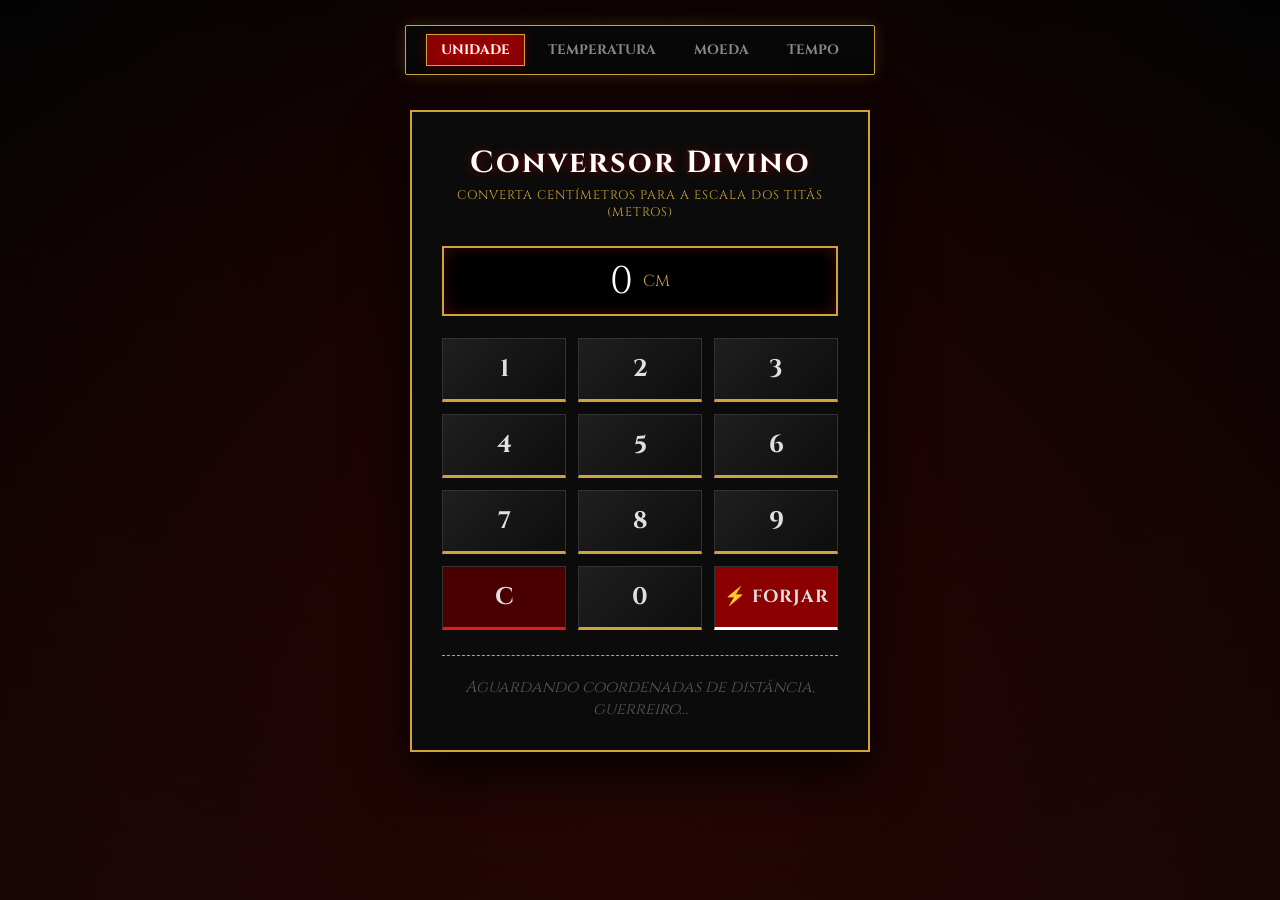
<file: index.html>
<!DOCTYPE html>
<html lang="pt-BR">
<head>
    <meta charset="UTF-8">
    <meta name="viewport" content="width=device-width, initial-scale=1.0">
    <title>Conversor do Olimpo - God of War</title>
    <link rel="stylesheet" href="index.css">
    <link href="https://fonts.googleapis.com/css2?family=Cinzel:wght@400;700;900&display=swap" rel="stylesheet">
</head>
<body>

    <div class="fire-particles"></div>

    <!-- MENU DE NAVEGAÇÃO DA JORNADA -->
    <nav class="menu">
        <a href="index.html" class="active">Unidade</a>
        <a href="pagina-2.html">Temperatura</a>
        <a href="pagina-3.html">Moeda</a>
        <a href="pagina-4.html">Tempo</a>
    </nav>

    <!-- CONTAINER DO CONVERSOR -->
    <div class="calc-container">
        <h1>Conversor Divino</h1>
        <p class="subtitle">Converta Centímetros para a escala dos Titãs (Metros)</p>
        
        <!-- Visor de Entrada Digital -->
        <div class="display-battle">
            <div id="visor-cm" class="visor">0 <span class="unit-label">CM</span></div>
        </div>

        <!-- Teclado de Pedra Espartano -->
        <div class="keypad-god">
            <button class="btn-god" onclick="pressionarBotao('1', event)">1</button>
            <button class="btn-god" onclick="pressionarBotao('2', event)">2</button>
            <button class="btn-god" onclick="pressionarBotao('3', event)">3</button>
            <button class="btn-god" onclick="pressionarBotao('4', event)">4</button>
            <button class="btn-god" onclick="pressionarBotao('5', event)">5</button>
            <button class="btn-god" onclick="pressionarBotao('6', event)">6</button>
            <button class="btn-god" onclick="pressionarBotao('7', event)">7</button>
            <button class="btn-god" onclick="pressionarBotao('8', event)">8</button>
            <button class="btn-god" onclick="pressionarBotao('9', event)">9</button>
            <button class="btn-god btn-clear" onclick="pressionarBotao('C', event)">C</button>
            <button class="btn-god" onclick="pressionarBotao('0', event)">0</button>
            <button class="btn-god btn-equal" onclick="converterEspartano(event)">⚡ Forjar</button>
        </div>

        <!-- Onde o veredito da conversão aparece -->
        <div id="resultado-combate" class="resultado-area">
            <p class="placeholder-text">Aguardando coordenadas de distância, guerreiro...</p>
        </div>
    </div>

    <script src="index.js"></script>
</body>
</html>
</file>
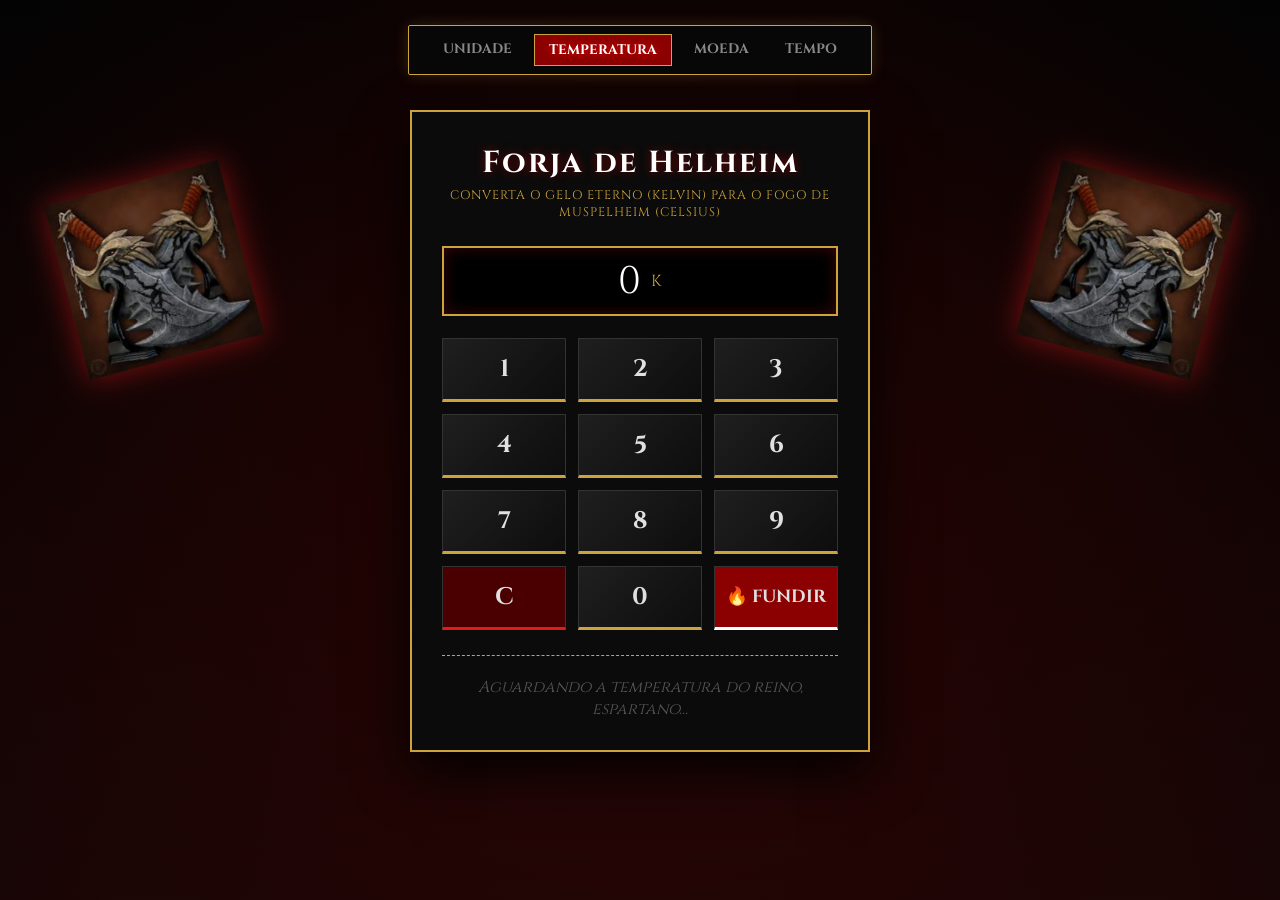
<file: pagina-2.html>
<!DOCTYPE html>
<html lang="pt-BR">
<head>
    <meta charset="UTF-8">
    <meta name="viewport" content="width=device-width, initial-scale=1.0">
    <title>Conversor de Temperatura - God of War</title>
    <link rel="stylesheet" href="pagina-2.css">
    <link href="https://fonts.googleapis.com/css2?family=Cinzel:wght@400;700;900&display=swap" rel="stylesheet">
</head>
<body>

    <div class="real-blade-left"></div>
    <div class="real-blade-right"></div>

    <div class="fire-particles"></div>

    <nav class="menu">
        <a href="index.html">Unidade</a>
        <a href="pagina-2.html" class="active">Temperatura</a>
        <a href="pagina-3.html">Moeda</a>
        <a href="pagina-4.html">Tempo</a>
    </nav>

    <div class="calc-container">
        <h1>Forja de Helheim</h1>
        <p class="subtitle">Converta o Gelo Eterno (Kelvin) para o Fogo de Muspelheim (Celsius)</p>
        
        <div class="display-battle">
            <div id="visor-temp" class="visor">0 <span class="unit-label">K</span></div>
        </div>

        <div class="keypad-god">
            <button class="btn-god" onclick="pressionarBotao('1', event)">1</button>
            <button class="btn-god" onclick="pressionarBotao('2', event)">2</button>
            <button class="btn-god" onclick="pressionarBotao('3', event)">3</button>
            <button class="btn-god" onclick="pressionarBotao('4', event)">4</button>
            <button class="btn-god" onclick="pressionarBotao('5', event)">5</button>
            <button class="btn-god" onclick="pressionarBotao('6', event)">6</button>
            <button class="btn-god" onclick="pressionarBotao('7', event)">7</button>
            <button class="btn-god" onclick="pressionarBotao('8', event)">8</button>
            <button class="btn-god" onclick="pressionarBotao('9', event)">9</button>
            <button class="btn-god btn-clear" onclick="pressionarBotao('C', event)">C</button>
            <button class="btn-god" onclick="pressionarBotao('0', event)">0</button>
            <button class="btn-god btn-equal" onclick="converterTemperatura(event)">🔥 Fundir</button>
        </div>

        <div id="resultado-combate" class="resultado-area">
            <p class="placeholder-text">Aguardando a temperatura do reino, espartano...</p>
        </div>
    </div>

    <script src="pagina-2.js"></script>
</body>
</html>
</file>
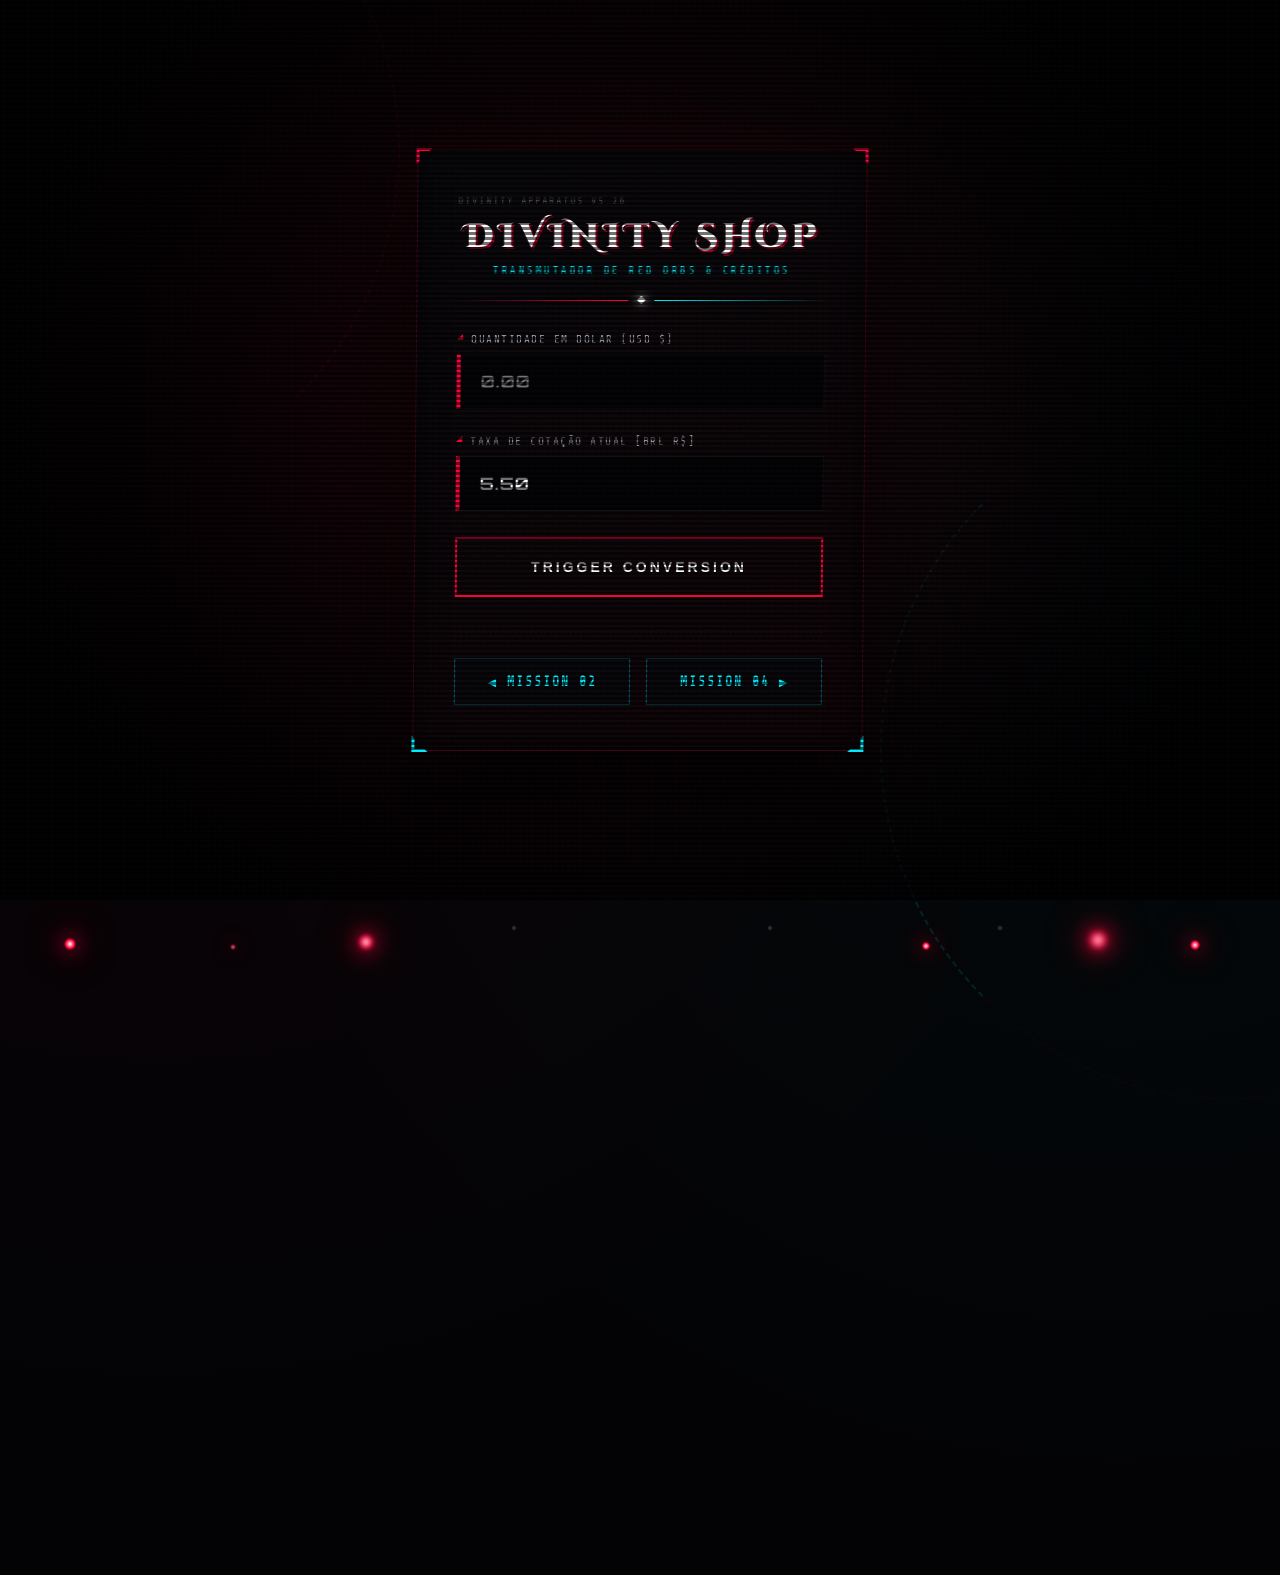
<file: pagina-3.html>
<!DOCTYPE html>
<html lang="pt">
<head>
    <meta charset="UTF-8">
    <meta name="viewport" content="width=device-width, initial-scale=1.0">
    <title>Divinity Statue - Conversor</title>
    <link rel="stylesheet" href="pagina-3.css">
</head>
<body>
    <!-- SISTEMA DE AMBIENTAÇÃO GRÁFICA DMC -->
    <div class="ambient-darkness"></div>
    <div class="smoke-layer-1"></div>
    <div class="smoke-layer-2"></div>
    <div class="lightning-flash"></div>
    <div class="vignette-heavy"></div>
    
    <!-- Glifos Mágicos de Fundo -->
    <div class="demonic-seal seal-left"></div>
    <div class="demonic-seal seal-right"></div>

    <!-- Sistema de Partículas e Red Orbs Dinâmicas -->
    <div class="orbs-container">
        <div class="orb orb-1"></div>
        <div class="orb orb-2"></div>
        <div class="orb orb-3"></div>
        <div class="orb orb-4"></div>
        <div class="orb orb-5"></div>
        <div class="orb orb-6"></div>
        <div class="orb orb-7"></div>
        <div class="orb orb-8"></div>
        <div class="ash ash-1"></div>
        <div class="ash ash-2"></div>
        <div class="ash ash-3"></div>
    </div>

    <!-- RECIPIENTE PRINCIPAL (HUD DE CUSTOMIZAÇÃO) -->
    <div class="container">
        <!-- Detalhes de Interface Angular nos cantos -->
        <div class="corner-element top-left"></div>
        <div class="corner-element top-right"></div>
        <div class="corner-element bottom-left"></div>
        <div class="corner-element bottom-right"></div>

        <div class="hud-top-tag">DIVINITY APPARATUS V5.26</div>

        <h1 class="glitch-title" data-text="DIVINITY SHOP">DIVINITY SHOP</h1>
        <div class="subtitle">TRANSMUTADOR DE RED ORBS & CRÉDITOS</div>
        
        <div class="hud-divider-complex">
            <div class="line-left"></div>
            <div class="center-diamond"></div>
            <div class="line-right"></div>
        </div>

        <!-- Área de Inputs Mecânicos -->
        <div class="form-group">
            <label for="usd">QUANTIDADE EM DÓLAR [USD $]</label>
            <div class="input-wrapper">
                <input type="number" id="usd" placeholder="0.00" step="0.01" autocomplete="off">
                <div class="input-focus-bar"></div>
            </div>
        </div>

        <div class="form-group">
            <label for="cotacao">TAXA DE COTAÇÃO ATUAL [BRL R$]</label>
            <div class="input-wrapper">
                <input type="number" id="cotacao" placeholder="5.50" step="0.01" value="5.50" autocomplete="off">
                <div class="input-focus-bar"></div>
            </div>
        </div>

        <!-- Botão de Ativação do Devil Trigger -->
        <button class="trigger-btn" onclick="converterMoeda()">
            <span class="btn-text">TRIGGER CONVERSION</span>
            <span class="btn-glitch-bg"></span>
        </button>

        <!-- Caixa de Resultado Customizada -->
        <div id="painel-resultado" class="resultado-box">
            <div class="resultado-internal">
                <span class="label-res">// DIVISA ADQUIRIDA //</span>
                <span id="resultado" class="valor-res">R$ 0,00</span>
            </div>
        </div>

        <!-- Menu de Navegação Estilo Seleção de Missão -->
        <div class="navegacao">
            <a href="pagina-2.html" class="nav-btn btn-prev">
                <span class="nav-arrow">◀</span> MISSION 02
            </a>
            <a href="pagina-4.html" class="nav-btn btn-next">
                MISSION 04 <span class="nav-arrow">▶</span>
            </a>
        </div>
    </div>

    <script src="pagina-3.js"></script>
</body>
</html>
</file>
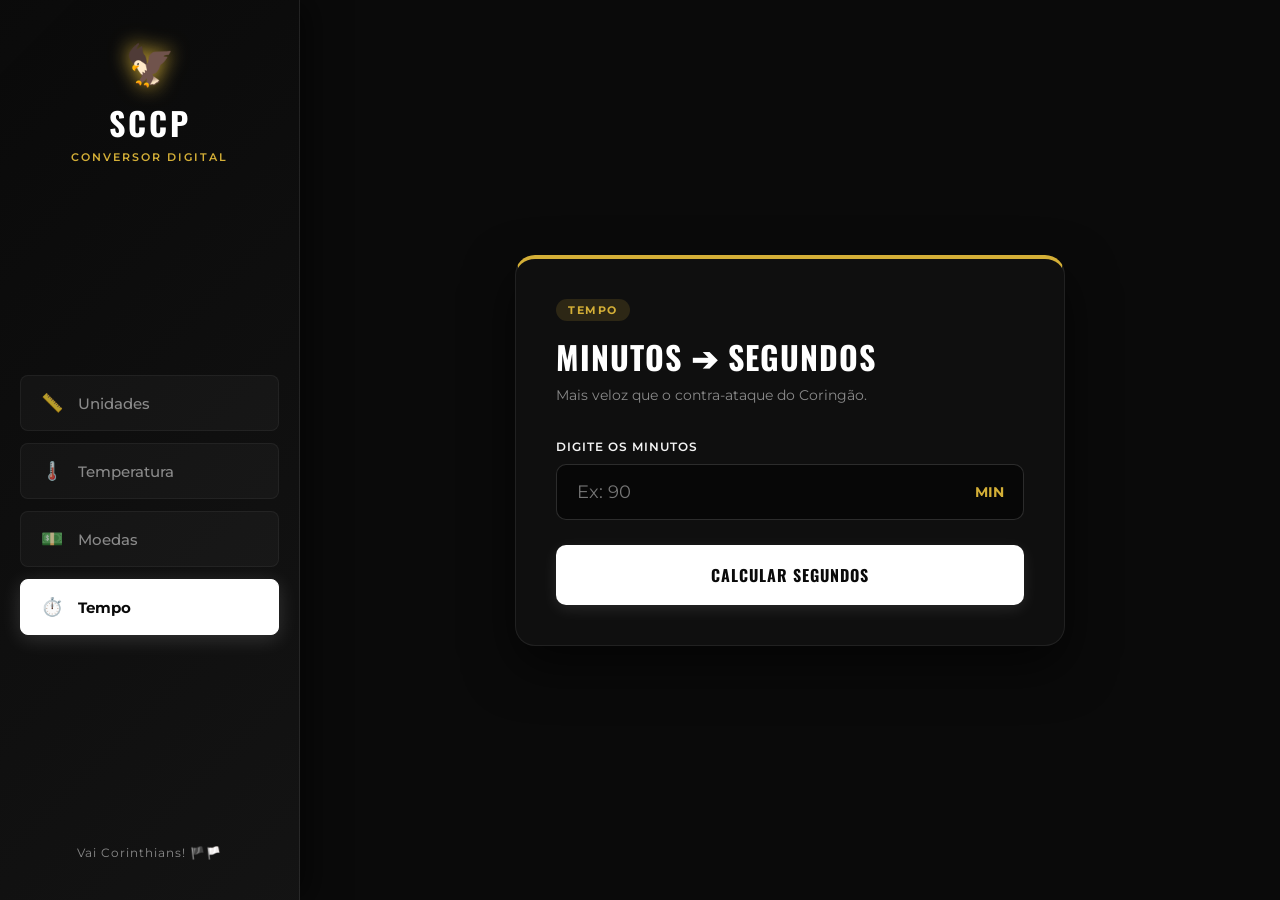
<file: pagina-4.html>
<!DOCTYPE html>
<html lang="pt-BR">
<head>
    <meta charset="UTF-8">
    <meta name="viewport" content="width=device-width, initial-scale=1.0">
    <title>SCCP Multi-Conversor</title>
    <!-- Importando fonte esportiva e moderna do Google Fonts -->
    <link rel="preconnect" href="https://fonts.googleapis.com">
    <link rel="preconnect" href="https://fonts.gstatic.com" crossorigin>
    <link href="https://fonts.googleapis.com/css2?family=Montserrat:ital,wght@0,100..900;1,100..900&family=Oswald:wght@400;700&display=swap" rel="stylesheet">
    <link rel="stylesheet" href="pagina-4.css">
</head>
<body>

    <!-- Mosaico de Jogadores no Background -->
    <div class="bg-mosaico">
        <div class="jogador-card" style="background-image: url('https://images.unsplash.com/photo-1518098268026-4e43a1a009de?q=80&w=600');"></div>
        <div class="jogador-card" style="background-image: url('https://images.unsplash.com/photo-1508098682722-e99c43a406b2?q=80&w=600');"></div>
        <div class="jogador-card" style="background-image: url('https://images.unsplash.com/photo-1540747737956-37872e7e5592?q=80&w=600');"></div>
        <div class="jogador-card" style="background-image: url('https://images.unsplash.com/photo-1577223625856-7dbed291bf9e?q=80&w=600');"></div>
    </div>
    <div class="bg-overlay"></div>

    <!-- Menu Lateral -->
    <nav>
        <div class="logo-area">
            <div class="escudo-fake">🦅</div>
            <h1>SCCP</h1>
            <span>CONVERSOR DIGITAL</span>
        </div>
        <div class="menu-links">
            <button class="menu-btn" onclick="mudarAba('unidade')">
                <span class="icon">📏</span> Unidades
            </button>
            <button class="menu-btn" onclick="mudarAba('temperatura')">
                <span class="icon">🌡️</span> Temperatura
            </button>
            <button class="menu-btn" onclick="mudarAba('moeda')">
                <span class="icon">💵</span> Moedas
            </button>
            <button class="menu-btn active" onclick="mudarAba('tempo')">
                <span class="icon">⏱️</span> Tempo
            </button>
        </div>
        <div class="nav-footer">
            <p>Vai Corinthians! 🏴🏳️</p>
        </div>
    </nav>

    <!-- Área Principal -->
    <main>
        <div class="card-conversor">
            
            <!-- ABA UNIDADE -->
            <div id="unidade" class="container-abas">
                <h2>Conversor de Unidades</h2>
                <div class="placeholder-content">
                    <p class="aviso">Área em aquecimento no banco de reservas...</p>
                </div>
            </div>

            <!-- ABA TEMPERATURA -->
            <div id="temperatura" class="container-abas">
                <h2>Conversor de Temperatura</h2>
                <div class="placeholder-content">
                    <p class="aviso">Área em aquecimento no banco de reservas...</p>
                </div>
            </div>

            <!-- ABA MOEDA -->
            <div id="moeda" class="container-abas">
                <h2>Conversor de Moedas</h2>
                <div class="placeholder-content">
                    <p class="aviso">Área em aquecimento no banco de reservas...</p>
                </div>
            </div>

            <!-- ABA TEMPO (FUNCIONAL) -->
            <div id="tempo" class="container-abas active">
                <div class="badge">TEMPO</div>
                <h2>Minutos ➔ Segundos</h2>
                <p class="subtitulo">Mais veloz que o contra-ataque do Coringão.</p>
                
                <div class="input-group">
                    <label for="minutos">Digite os Minutos</label>
                    <div class="input-wrapper">
                        <input type="number" id="minutos" placeholder="Ex: 90" min="0">
                        <span class="input-suffix">MIN</span>
                    </div>
                </div>

                <button class="btn-converter" onclick="converterTempo()">Calcular Segundos</button>

                <div class="resultado" id="resultadoTempo" style="display: none;">
                    <p class="resultado-label">Resultado Convertido</p>
                    <div class="resultado-valores">
                        <span id="valorMinutos">0</span> min = <span id="valorSegundos" class="destaque-ouro">0</span> seg
                    </div>
                </div>
            </div>

        </div>
    </main>

    <script src="pagina-4.js"></script>
</body>
</html>
</file>
<file: index.css>
@import url('download.jpg');

* {
    margin: 0;
    padding: 0;
    box-sizing: border-box;
}

body {
    font-family: 'Cinzel', serif;
    background: radial-gradient(circle at center, #1c0202 0%, #030303 100%);
    color: #e0e0e0;
    min-height: 100vh;
    display: flex;
    flex-direction: column;
    align-items: center;
    overflow-x: hidden;
    position: relative;
}

/* Efeito de calor de brasas subindo ao fundo */
body::before {
    content: "";
    position: absolute;
    top: 0; left: 0; width: 100%; height: 100%;
    background: linear-gradient(0deg, rgba(226, 27, 27, 0.12) 0%, transparent 100%);
    opacity: 0.8;
    z-index: -1;
    animation: pulseFires 5s ease-in-out infinite alternate;
}

@keyframes pulseFires {
    0% { opacity: 0.3; transform: scale(1); }
    100% { opacity: 0.7; transform: scale(1.02); }
}

/* MENU DE INTERFACE REESTRUTURADO */
.menu {
    margin-top: 25px;
    background: rgba(8, 8, 8, 0.95);
    padding: 8px 20px;
    border: 1px solid #cca43b;
    box-shadow: 0 0 15px rgba(204, 164, 59, 0.2);
    display: flex;
    gap: 8px;
    border-radius: 2px;
}

.menu a {
    color: #888;
    text-decoration: none;
    font-weight: bold;
    text-transform: uppercase;
    font-size: 0.85rem;
    padding: 6px 14px;
    transition: all 0.3s ease;
    border: 1px solid transparent;
}

.menu a:hover, .menu a.active {
    color: #fff;
    background: #8b0000;
    border: 1px solid #cca43b;
    text-shadow: 0 0 8px #ff0000;
    box-shadow: 0 0 10px rgba(139, 0, 0, 0.5);
}

/* CONTAINER DA INTERFACE */
.calc-container {
    background: rgba(12, 12, 12, 0.96);
    border: 2px solid #cca43b;
    padding: 30px;
    margin-top: 35px;
    width: 95%;
    max-width: 460px;
    box-shadow: 0 20px 50px rgba(0, 0, 0, 0.9);
    text-align: center;
}

h1 {
    font-size: 1.9rem;
    letter-spacing: 2px;
    color: #fff;
    text-shadow: 0 0 10px rgba(139, 0, 0, 0.8);
    margin-bottom: 4px;
}

.subtitle {
    font-size: 0.78rem;
    color: #cca43b;
    margin-bottom: 25px;
    text-transform: uppercase;
    letter-spacing: 1px;
}

/* VISOR DIGITAL */
.display-battle {
    display: flex;
    justify-content: center;
    margin-bottom: 22px;
}

.visor {
    background: #000;
    border: 2px solid #cca43b;
    color: #fff;
    font-size: 2.4rem;
    width: 100%;
    height: 70px;
    display: flex;
    align-items: center;
    justify-content: center;
    box-shadow: inset 0 0 15px rgba(226, 27, 27, 0.25);
    user-select: none;
}

.unit-label {
    font-size: 1rem;
    color: #cca43b;
    margin-left: 10px;
}

/* TECLADO DE PEDRA */
.keypad-god {
    display: grid;
    grid-template-columns: repeat(3, 1fr);
    gap: 12px;
    margin-bottom: 25px;
}

.btn-god {
    position: relative;
    background: linear-gradient(135deg, #1f1f1f 0%, #0d0d0d 100%);
    border: 1px solid #333;
    border-bottom: 3px solid #cca43b;
    color: #e0e0e0;
    font-family: 'Cinzel', serif;
    font-size: 1.5rem;
    font-weight: bold;
    padding: 14px 0;
    cursor: pointer;
    overflow: hidden;
    transition: transform 0.08s;
}

.btn-god:active {
    transform: scale(0.94);
}

.btn-clear {
    background: #4a0000;
    border-bottom-color: #e21b1b;
}

.btn-equal {
    background: #8b0000;
    border-bottom-color: #fff;
    font-size: 1.1rem;
    text-transform: uppercase;
    letter-spacing: 1px;
}

/* ANIMAÇÃO 1: CORTE DE LÂMINA (VERMELHO) */
.sword-slash {
    position: absolute;
    top: -100%; left: -100%;
    width: 300%; height: 300%;
    background: linear-gradient(45deg, transparent 42%, #fff 50%, #e21b1b 53%, transparent 60%);
    transform: rotate(45deg);
    pointer-events: none;
    animation: slashAnim 0.22s ease-out forwards;
}

@keyframes slashAnim {
    0% { top: -100%; left: -100%; }
    100% { top: 20%; left: 20%; }
}

/* ANIMAÇÃO 2: FOCO DOS RAIOS DE ZEUS (AZUL ELÉTRICO) */
.zeus-lightning {
    position: absolute;
    top: 0; left: 0; width: 100%; height: 100%;
    background: rgba(0, 191, 255, 0.2);
    box-shadow: inset 0 0 15px #00bfff, 0 0 25px #00bfff;
    pointer-events: none;
    animation: lightningZap 0.24s ease-out forwards;
}

@keyframes lightningZap {
    0% { opacity: 0; }
    25% { opacity: 1; }
    50% { opacity: 0.2; }
    75% { opacity: 0.9; }
    100% { opacity: 0; }
}

/* BLOCO DE EXIBIÇÃO DE RESULTADO */
.resultado-area {
    margin-top: 15px;
    border-top: 1px dashed #cca43b;
    padding-top: 20px;
}

.main-result {
    font-size: 1.4rem;
    color: #fff;
    margin-bottom: 15px;
}

.main-result strong {
    color: #e21b1b;
    font-size: 2.1rem;
    text-shadow: 0 0 12px rgba(226, 27, 27, 0.6);
}

.placeholder-text {
    color: #555;
    font-style: italic;
}

.history-box {
    background: #050505;
    border: 1px solid #222;
    padding: 15px;
    text-align: left;
}

.history-box h3 {
    color: #cca43b;
    font-size: 0.95rem;
    text-align: center;
    margin-bottom: 10px;
    border-bottom: 1px solid #222;
    padding-bottom: 5px;
    letter-spacing: 1px;
}

.history-line {
    font-size: 0.95rem;
    margin: 6px 0;
    color: #aaa;
    animation: revealLine 0.3s ease-out forwards;
}

@keyframes revealLine {
    from { opacity: 0; transform: translateY(5px); }
    to { opacity: 1; transform: translateY(0); }
}
</file>
<file: pagina-2.css>
@import url('https://fonts.googleapis.com/css2?family=Cinzel:wght@700&display=swap');

* {
    margin: 0;
    padding: 0;
    box-sizing: border-box;
}

body {
    font-family: 'Cinzel', serif;
    background: radial-gradient(circle at center, #1c0202 0%, #030303 100%);
    color: #e0e0e0;
    min-height: 100vh;
    display: flex;
    flex-direction: column;
    align-items: center;
    overflow-x: hidden;
    position: relative;
}

body::before {
    content: "";
    position: absolute;
    top: 0; left: 0; width: 100%; height: 100%;
    background: linear-gradient(0deg, rgba(226, 27, 27, 0.12) 0%, transparent 100%);
    opacity: 0.8;
    z-index: -1;
    animation: pulseFires 5s ease-in-out infinite alternate;
}

@keyframes pulseFires {
    0% { opacity: 0.3; transform: scale(1); }
    100% { opacity: 0.7; transform: scale(1.02); }
}

/* ==========================================
LÂMINAS DO CAOS REAIS (FOTO EM DESTAQUE)
   ========================================== */
.real-blade-left, .real-blade-right {
    position: fixed;
    top: 20%;
    width: 180px;
    height: 180px;
    /* Link direto da renderização da imagem enviada */
    background-image: url('download.jpg');
    background-size: contain;
    background-repeat: no-repeat;
    background-position: center;
    z-index: 1;
    pointer-events: none;
    filter: drop-shadow(0 0 15px rgba(226, 27, 27, 0.6)) brightness(0.85);
    animation: floatingBlades 4s ease-in-out infinite alternate;
}

.real-blade-left {
    left: 5%;
    transform: scaleX(-1) rotate(15deg); /* Espelha a imagem para o lado esquerdo */
}

.real-blade-right {
    right: 5%;
    transform: rotate(15deg); /* Mantém o corte original para a direita */
}

@keyframes floatingBlades {
    0% {
        transform: translateY(0) rotate(12deg) scale(1);
        filter: drop-shadow(0 0 15px rgba(226, 27, 27, 0.5)) brightness(0.8);
    }
    100% {
        transform: translateY(-15px) rotate(18deg) scale(1.05);
        filter: drop-shadow(0 0 30px rgba(255, 68, 0, 0.9)) brightness(1.15);
    }
}

/* Esconde as imagens em telas pequenas para preservar a usabilidade no celular */
@media (max-width: 1024px) {
    .real-blade-left, .real-blade-right {
        display: none;
    }
}

/* MENU DE INTERFACE */
.menu {
    margin-top: 25px;
    background: rgba(8, 8, 8, 0.95);
    padding: 8px 20px;
    border: 1px solid #cca43b;
    box-shadow: 0 0 15px rgba(204, 164, 59, 0.2);
    display: flex;
    gap: 8px;
    border-radius: 2px;
    z-index: 10;
}

.menu a {
    color: #888;
    text-decoration: none;
    font-weight: bold;
    text-transform: uppercase;
    font-size: 0.85rem;
    padding: 6px 14px;
    transition: all 0.3s ease;
}

.menu a:hover, .menu a.active {
    color: #fff;
    background: #8b0000;
    border: 1px solid #cca43b;
    text-shadow: 0 0 8px #ff0000;
}

/* CONTAINER DA INTERFACE */
.calc-container {
    background: rgba(12, 12, 12, 0.96);
    border: 2px solid #cca43b;
    padding: 30px;
    margin-top: 35px;
    width: 95%;
    max-width: 460px;
    box-shadow: 0 20px 50px rgba(0, 0, 0, 0.9);
    text-align: center;
    z-index: 5;
}

h1 {
    font-size: 1.9rem;
    letter-spacing: 2px;
    color: #fff;
    text-shadow: 0 0 10px rgba(139, 0, 0, 0.8);
    margin-bottom: 4px;
}

.subtitle {
    font-size: 0.78rem;
    color: #cca43b;
    margin-bottom: 25px;
    text-transform: uppercase;
    letter-spacing: 1px;
}

/* VISOR DIGITAL */
.display-battle {
    display: flex;
    justify-content: center;
    margin-bottom: 22px;
}

.visor {
    background: #000;
    border: 2px solid #cca43b;
    color: #fff;
    font-size: 2.4rem;
    width: 100%;
    height: 70px;
    display: flex;
    align-items: center;
    justify-content: center;
    box-shadow: inset 0 0 15px rgba(226, 27, 27, 0.25);
}

.unit-label {
    font-size: 1rem;
    color: #cca43b;
    margin-left: 10px;
}

/* TECLADO DE PEDRA */
.keypad-god {
    display: grid;
    grid-template-columns: repeat(3, 1fr);
    gap: 12px;
    margin-bottom: 25px;
}

.btn-god {
    position: relative;
    background: linear-gradient(135deg, #1f1f1f 0%, #0d0d0d 100%);
    border: 1px solid #333;
    border-bottom: 3px solid #cca43b;
    color: #e0e0e0;
    font-family: 'Cinzel', serif;
    font-size: 1.5rem;
    font-weight: bold;
    padding: 14px 0;
    cursor: pointer;
    overflow: hidden;
    transition: transform 0.08s;
}

.btn-god:active {
    transform: scale(0.94);
}

.btn-clear {
    background: #4a0000;
    border-bottom-color: #e21b1b;
}

.btn-equal {
    background: #8b0000;
    border-bottom-color: #fff;
    font-size: 1.1rem;
    text-transform: uppercase;
}

/* ANIMAÇÕES VIRTUAIS: CORTE + RAIO */
.sword-slash {
    position: absolute;
    top: -100%; left: -100%;
    width: 300%; height: 300%;
    background: linear-gradient(45deg, transparent 42%, #fff 50%, #e21b1b 53%, transparent 60%);
    transform: rotate(45deg);
    pointer-events: none;
    animation: slashAnim 0.22s ease-out forwards;
}

@keyframes slashAnim {
    0% { top: -100%; left: -100%; }
    100% { top: 20%; left: 20%; }
}

.zeus-lightning {
    position: absolute;
    top: 0; left: 0; width: 100%; height: 100%;
    background: rgba(0, 191, 255, 0.2);
    box-shadow: inset 0 0 15px #00bfff, 0 0 25px #00bfff;
    pointer-events: none;
    animation: lightningZap 0.24s ease-out forwards;
}

@keyframes lightningZap {
    0% { opacity: 0; }
    25% { opacity: 1; }
    50% { opacity: 0.2; }
    75% { opacity: 0.9; }
    100% { opacity: 0; }
}

/* ÁREA DO VEREDITO DO CÁLCULO */
.resultado-area {
    margin-top: 15px;
    border-top: 1px dashed #cca43b;
    padding-top: 20px;
}

.main-result {
    font-size: 1.4rem;
    color: #fff;
    margin-bottom: 15px;
}

.main-result strong {
    color: #e21b1b;
    font-size: 2.1rem;
    text-shadow: 0 0 12px rgba(226, 27, 27, 0.6);
}

.placeholder-text {
    color: #555;
    font-style: italic;
}

.history-box {
    background: #050505;
    border: 1px solid #222;
    padding: 15px;
    text-align: left;
}

.history-box h3 {
    color: #cca43b;
    font-size: 0.95rem;
    text-align: center;
    margin-bottom: 10px;
    border-bottom: 1px solid #222;
    padding-bottom: 5px;
}

.history-line {
    font-size: 0.95rem;
    margin: 6px 0;
    color: #aaa;
}
</file>
<file: pagina-3.css>
/* ==========================================================================
   1. ARQUIVO CORE & ESTRUTURA GLOBAIS
   ========================================================================== */
@import url('https://fonts.googleapis.com/css2?family=Cinzel+Decorative:wght@700;900&family=Orbitron:wght@500;700;900&family=Share+Tech+Mono&display=swap');

:root {
    --bg-dark-core: #030305;
    --dmc-neon-red: #ff003c;
    --dmc-crimson: #a30022;
    --dmc-abyss: #1a0006;
    --vergil-neon-blue: #00f0ff;
    --vergil-dark-blue: #005f73;
    --gold-orb-glow: #ffcc00;
    --text-white: #ffffff;
    --text-gray: #9ca3af;
    --interface-dark: rgba(6, 6, 9, 0.93);
}

* {
    margin: 0;
    padding: 0;
    box-sizing: border-box;
    user-select: none;
}

body {
    background-color: var(--bg-dark-core);
    min-height: 100vh;
    display: flex;
    justify-content: center;
    align-items: center;
    padding: 24px;
    overflow: hidden;
    position: relative;
    font-family: 'Orbitron', sans-serif;
}

/* ==========================================================================
   2. PÓS-PROCESSAMENTO GRÁFICO (CRT SCANLINES & VIGNETTE)
   ========================================================================== */
.ambient-darkness {
    position: absolute;
    inset: 0;
    background: radial-gradient(circle at 50% 45%, #220308 0%, #060204 65%, #000000 100%);
    z-index: 0;
}

/* Linhas Analógicas CRT Avançadas */
body::before {
    content: " ";
    display: block;
    position: absolute;
    inset: 0;
    background: linear-gradient(rgba(18, 16, 16, 0) 50%, rgba(0, 0, 0, 0.55) 50%),
                linear-gradient(90deg, rgba(255, 0, 60, 0.015), rgba(0, 240, 255, 0.015));
    z-index: 999;
    background-size: 100% 5px, 6px 100%;
    pointer-events: none;
}

.vignette-heavy {
    position: absolute;
    inset: 0;
    background: radial-gradient(circle, transparent 20%, rgba(0, 0, 0, 0.85) 80%, #000 100%);
    z-index: 5;
    pointer-events: none;
}

/* ==========================================================================
   3. SISTEMA DE ILUMINAÇÃO E PARTÍCULAS EM 3D
   ========================================================================== */
.smoke-layer-1, .smoke-layer-2 {
    position: absolute;
    width: 250%; height: 250%;
    top: -75%; left: -75%;
    pointer-events: none;
    opacity: 0.7;
}
.smoke-layer-1 {
    background: radial-gradient(circle at 35% 45%, rgba(255, 0, 60, 0.06), transparent 45%);
    z-index: 1;
    animation: driftSmokeClockwise 40s linear infinite;
}
.smoke-layer-2 {
    background: radial-gradient(circle at 65% 55%, rgba(0, 240, 255, 0.04), transparent 40%);
    z-index: 2;
    animation: driftSmokeCounter 30s linear infinite;
}

.lightning-flash {
    position: absolute;
    inset: 0;
    background: radial-gradient(circle, rgba(255, 0, 60, 0.3) 0%, transparent 75%);
    opacity: 0;
    z-index: 3;
    pointer-events: none;
    animation: demonicStorm 15s infinite ease-in-out;
}

/* Círculos de Invocação Rúnicos */
.demonic-seal {
    position: absolute;
    width: 700px; height: 700px;
    border: 2px dashed rgba(255, 0, 60, 0.04);
    border-radius: 50%;
    z-index: 1;
    pointer-events: none;
}
.seal-left {
    left: -300px; top: -200px;
    border-right-color: rgba(255, 0, 60, 0.15);
    animation: rotateSeal 80s linear infinite;
}
.seal-right {
    right: -300px; bottom: -200px;
    border-left-color: rgba(0, 240, 255, 0.12);
    animation: rotateSealReverse 60s linear infinite;
}

/* Red Orbs e Cinzas Voláteis */
.orbs-container {
    position: absolute;
    inset: 0;
    z-index: 4;
    pointer-events: none;
}
.orb {
    position: absolute;
    bottom: -50px;
    background: radial-gradient(circle, #fff 0%, var(--dmc-neon-red) 50%, transparent 80%);
    border-radius: 50%;
    box-shadow: 0 0 20px var(--dmc-neon-red), 0 0 40px var(--dmc-crimson);
    animation: riseOrb 12s infinite linear;
}
.orb-1 { left: 5%; width: 12px; height: 12px; animation-duration: 9s; animation-delay: 1s; }
.orb-2 { left: 18%; width: 6px; height: 6px; animation-duration: 14s; animation-delay: 4s; opacity: 0.5; }
.orb-3 { left: 28%; width: 16px; height: 16px; animation-duration: 11s; animation-delay: 0s; filter: blur(2px); }
.orb-4 { left: 72%; width: 8px; height: 8px; animation-duration: 10s; animation-delay: 3s; }
.orb-5 { left: 85%; width: 20px; height: 20px; animation-duration: 16s; animation-delay: 2s; filter: blur(3px); }
.orb-6 { left: 93%; width: 10px; height: 10px; animation-duration: 12s; animation-delay: 6s; }

.ash {
    position: absolute;
    bottom: -30px;
    background: rgba(255, 255, 255, 0.15);
    width: 4px; height: 4px;
    transform: rotate(45deg);
    animation: riseAsh 8s infinite linear;
}
.ash-1 { left: 40%; animation-duration: 7s; animation-delay: 1.5s; }
.ash-2 { left: 60%; animation-duration: 9s; animation-delay: 3.2s; }
.ash-3 { left: 78%; animation-duration: 6s; animation-delay: 0.5s; }

/* ==========================================================================
   4. CONTEXTO DO CARD HUD (INTERFACE PRINCIPAL)
   ========================================================================== */
.container {
    background: linear-gradient(150deg, rgba(8, 8, 12, 0.97) 0%, rgba(18, 4, 7, 0.97) 100%);
    border: 1px solid rgba(255, 0, 60, 0.2);
    box-shadow: 0 40px 90px rgba(0, 0, 0, 0.95),
                0 0 50px rgba(255, 0, 60, 0.08),
                inset 0 0 30px rgba(0, 0, 0, 0.8);
    padding: 45px 40px;
    width: 100%;
    max-width: 450px;
    position: relative;
    z-index: 10;
    transform: skewX(-0.5deg);
    backdrop-filter: blur(12px);
}

/* Cantoneiras Metálicas de Lâminas Góticas */
.corner-element {
    position: absolute;
    width: 16px; height: 16px;
    border: 3px solid transparent;
    pointer-events: none;
}
.top-left { top: -2px; left: -2px; border-top-color: var(--dmc-neon-red); border-left-color: var(--dmc-neon-red); }
.top-right { top: -2px; right: -2px; border-top-color: var(--dmc-neon-red); border-right-color: var(--dmc-neon-red); }
.bottom-left { bottom: -2px; left: -2px; border-bottom-color: var(--vergil-neon-blue); border-left-color: var(--vergil-neon-blue); }
.bottom-right { bottom: -2px; right: -2px; border-bottom-color: var(--vergil-neon-blue); border-right-color: var(--vergil-neon-blue); }

.hud-top-tag {
    font-family: 'Share Tech Mono', monospace;
    font-size: 10px;
    color: rgba(255, 255, 255, 0.3);
    letter-spacing: 2px;
    text-align: left;
    margin-bottom: 8px;
}

/* ==========================================================================
   5. TITULOS CROMÁTICOS E DIVISORES GLITCH
   ========================================================================== */
.glitch-title {
    font-family: 'Cinzel Decorative', serif;
    font-size: 34px;
    font-weight: 900;
    color: var(--text-white);
    letter-spacing: 4px;
    text-transform: uppercase;
    text-shadow: 2px 2px 0px var(--dmc-crimson), -1px -1px 0px var(--dmc-abyss);
    position: relative;
    text-align: center;
}

/* Efeito Glitch Fantasma Atrás do Título */
.glitch-title::before, .glitch-title::after {
    content: attr(data-text);
    position: absolute;
    top: 0; left: 0; width: 100%; height: 100%;
    background: transparent;
    clip: rect(0, 900px, 0, 0); 
}
.glitch-title::before {
    left: 2px;
    text-shadow: -2px 0 var(--vergil-neon-blue);
    animation: titleGlitch 4s infinite linear alternate-reverse;
}
.glitch-title::after {
    left: -2px;
    text-shadow: -2px 0 var(--dmc-neon-red);
    animation: titleGlitch 2s infinite linear alternate-reverse;
}

.subtitle {
    font-family: 'Share Tech Mono', monospace;
    font-size: 11px;
    color: var(--vergil-neon-blue);
    text-transform: uppercase;
    letter-spacing: 2.5px;
    text-align: center;
    margin-top: 4px;
    text-shadow: 0 0 10px rgba(0, 240, 255, 0.3);
}

/* Divisor Tecnológico Estilizado */
.hud-divider-complex {
    display: flex;
    align-items: center;
    justify-content: center;
    margin: 20px 0 30px 0;
    width: 100%;
}
.line-left, .line-right {
    height: 1px;
    flex-grow: 1;
}
.line-left { background: linear-gradient(90deg, transparent, var(--dmc-neon-red)); }
.line-right { background: linear-gradient(90deg, var(--vergil-neon-blue), transparent); }
.center-diamond {
    width: 6px; height: 6px;
    background: var(--text-white);
    transform: rotate(45deg);
    margin: 0 10px;
    box-shadow: 0 0 10px var(--text-white);
}

/* ==========================================================================
   6. FORMULÁRIOS E INPUTS DE ARMAS / CAIXAS DE SELEÇÃO
   ========================================================================== */
.form-group {
    margin-bottom: 26px;
    text-align: left;
}

.form-group label {
    display: block;
    font-family: 'Share Tech Mono', monospace;
    font-size: 11px;
    color: var(--text-gray);
    letter-spacing: 1.5px;
    margin-bottom: 8px;
    padding-left: 14px;
    position: relative;
}
.form-group label::before {
    content: "◢";
    position: absolute;
    left: 0; top: -1px;
    font-size: 8px;
    color: var(--dmc-neon-red);
}

.input-wrapper {
    position: relative;
    width: 100%;
}

input {
    width: 100%;
    padding: 16px 20px;
    background: rgba(4, 4, 6, 0.95);
    border: 1px solid rgba(255, 255, 255, 0.05);
    border-left: 4px solid var(--dmc-neon-red);
    font-family: 'Orbitron', sans-serif;
    font-size: 17px;
    font-weight: 700;
    color: var(--text-white);
    outline: none;
    letter-spacing: 1px;
    transition: all 0.3s cubic-bezier(0.16, 1, 0.3, 1);
}

/* Efeito Glow Hidráulico ao Focar no Input */
.input-focus-bar {
    position: absolute;
    bottom: 0; left: 0;
    width: 0%; height: 2px;
    background: var(--vergil-neon-blue);
    transition: all 0.4s ease;
    box-shadow: 0 0 10px var(--vergil-neon-blue);
}

input:focus {
    background: #09090e;
    border-color: rgba(0, 240, 255, 0.3);
    border-left-color: var(--vergil-neon-blue);
    padding-left: 24px;
}

input:focus + .input-focus-bar {
    width: 100%;
}

input::-webkit-outer-spin-button,
input::-webkit-inner-spin-button {
    -webkit-appearance: none;
    margin: 0;
}

/* ==========================================================================
   7. BOTÃO DE CONTROLE PRINCIPAL (DEVIL TRIGGER BUTTON)
   ========================================================================== */
.trigger-btn {
    width: 100%;
    padding: 20px;
    background: transparent;
    border: 2px solid var(--dmc-neon-red);
    color: var(--text-white);
    font-size: 14px;
    font-weight: 900;
    letter-spacing: 3px;
    cursor: pointer;
    position: relative;
    overflow: hidden;
    transition: all 0.2s ease;
}

.btn-text {
    position: relative;
    z-index: 3;
}

.trigger-btn::before {
    content: '';
    position: absolute;
    inset: 0;
    background: var(--dmc-neon-red);
    transform: translateX(-100%);
    transition: transform 0.3s cubic-bezier(0.16, 1, 0.3, 1);
    z-index: 1;
}

.trigger-btn:hover {
    border-color: #fff;
    box-shadow: 0 0 35px rgba(255, 0, 60, 0.5);
}

.trigger-btn:hover::before {
    transform: translateX(0);
}

.trigger-btn:active {
    transform: scale(0.98);
}

/* ==========================================================================
   8. COMPARTIMENTO DE RESULTADO (UPGRADE UNLOCKED)
   ========================================================================== */
.resultado-box {
    margin-top: 32px;
    background: linear-gradient(180deg, rgba(2,2,4,0.95) 0%, rgba(26,2,6,0.95) 100%);
    border: 1px solid rgba(255, 0, 60, 0.3);
    padding: 2px; /* Espaço da sub-borda */
    position: relative;
    display: none;
    box-shadow: 0 20px 45px rgba(0, 0, 0, 0.8);
    animation: dmcImpact 0.4s cubic-bezier(0.175, 0.885, 0.32, 1.275) forwards;
}

.resultado-internal {
    background: #050508;
    padding: 22px;
    width: 100%;
    border: 1px solid rgba(255, 255, 255, 0.02);
    display: flex;
    flex-direction: column;
    align-items: center;
}

.label-res {
    font-family: 'Share Tech Mono', monospace;
    font-size: 11px;
    color: var(--dmc-neon-red);
    letter-spacing: 4px;
    margin-bottom: 6px;
}

.valor-res {
    font-size: 32px;
    font-weight: 900;
    color: var(--text-white);
    text-shadow: 0 0 15px rgba(255, 255, 255, 0.4),
                 0 0 25px var(--dmc-neon-red);
}

/* ==========================================================================
   9. COMBO RANKING COMPONENT (SSS RANK BADGE)
   ========================================================================== */
.rank-badge {
    position: absolute;
    top: -22px;
    right: -15px;
    background: var(--vergil-neon-blue);
    color: #000;
    font-weight: 900;
    font-size: 14px;
    padding: 6px 16px;
    transform: rotate(5deg) skewX(-8deg);
    border: 2px solid var(--text-white);
    box-shadow: 0 0 25px var(--vergil-neon-blue), 4px 4px 0px #002233;
    letter-spacing: 2px;
    z-index: 50;
    animation: rankPulse 0.5s infinite steps(2);
}

/* ==========================================================================
   10. MENU DE NAVEGAÇÃO INFERIOR (MISSION SELECT SELECTOR)
   ========================================================================== */
.navegacao {
    display: flex;
    justify-content: space-between;
    margin-top: 35px;
    border-top: 1px dashed rgba(255, 255, 255, 0.08);
    padding-top: 25px;
    gap: 16px;
}

.nav-btn {
    font-family: 'Share Tech Mono', monospace;
    width: 48%;
    padding: 15px;
    background: rgba(6, 8, 12, 0.75);
    border: 1px solid var(--vergil-dark-blue);
    color: var(--vergil-neon-blue);
    text-decoration: none;
    text-align: center;
    font-size: 13px;
    font-weight: bold;
    letter-spacing: 2px;
    transition: all 0.2s cubic-bezier(0.16, 1, 0.3, 1);
}

.nav-btn:hover {
    background: rgba(0, 240, 255, 0.08);
    border-color: var(--vergil-neon-blue);
    box-shadow: 0 0 25px rgba(0, 240, 255, 0.25);
    text-shadow: 0 0 5px var(--vergil-neon-blue);
    transform: translateY(-3px);
}
.nav-btn:active { transform: translateY(0); }

.nav-arrow {
    font-size: 10px;
    vertical-align: middle;
}

/* ==========================================================================
   11. CONTROLADOR DE ANIMAÇÕES INTERNAS (KEYFRAMES)
   ========================================================================== */
@keyframes driftSmokeClockwise {
    0% { transform: translate(0, 0) rotate(0deg) scale(1); }
    50% { transform: translate(-8%, -10%) rotate(180deg) scale(1.1); }
    100% { transform: translate(0, 0) rotate(360deg) scale(1); }
}
@keyframes driftSmokeCounter {
    0% { transform: translate(0, 0) rotate(0deg) scale(1); }
    50% { transform: translate(10%, 6%) rotate(-180deg) scale(1.15); }
    100% { transform: translate(0, 0) rotate(-360deg) scale(1); }
}

@keyframes demonicStorm {
    0%, 93%, 96%, 98%, 100% { opacity: 0; }
    94%, 97% { opacity: 0.3; }
    95% { opacity: 0.05; }
}

@keyframes rotateSeal {
    from { transform: rotate(0deg); } to { transform: rotate(360deg); }
}
@keyframes rotateSealReverse {
    from { transform: rotate(0deg); } to { transform: rotate(-360deg); }
}

@keyframes riseOrb {
    0% { transform: translateY(0) scale(0.6); opacity: 0; }
    15% { opacity: 0.8; }
    85% { opacity: 0.8; }
    100% { transform: translateY(-115vh) scale(1.3); opacity: 0; }
}
@keyframes riseAsh {
    0% { transform: translateY(0) rotate(45deg); opacity: 0; }
    20% { opacity: 0.4; }
    90% { opacity: 0.4; }
    100% { transform: translateY(-115vh) rotate(225deg); opacity: 0; }
}

@keyframes dmcImpact {
    0% { transform: scale(0.5) rotateX(50deg); filter: brightness(3); opacity: 0; }
    100% { transform: scale(1) rotateX(0deg); filter: brightness(1); opacity: 1; }
}

@keyframes rankPulse {
    0%, 100% { background: var(--vergil-neon-blue); box-shadow: 0 0 25px var(--vergil-neon-blue); color: #000; }
    50% { background: var(--dmc-neon-red); box-shadow: 0 0 30px var(--dmc-neon-red); color: #fff; border-color: #ff88aa; }
}

@keyframes titleGlitch {
    0% { clip: rect(42px, 9999px, 44px, 0); }
    5% { clip: rect(12px, 9999px, 59px, 0); }
    10% { clip: rect(48px, 9999px, 29px, 0); }
    15% { clip: rect(0, 900px, 0, 0); }
    100% { clip: rect(0, 900px, 0, 0); }
}
</file>
<file: pagina-4.css>
:root {
    --sccp-preto-puro: #0a0a0a;
    --sccp-preto-card: rgba(18, 18, 18, 0.75);
    --sccp-branco: #ffffff;
    --sccp-cinza-claro: #f4f4f4;
    --sccp-cinza-mutado: #8a8a8a;
    --sccp-ouro: #d4af37;
    --sccp-ouro-glow: rgba(212, 175, 55, 0.3);
    --font-titulo: 'Oswald', sans-serif;
    --font-corpo: 'Montserrat', sans-serif;
}

* {
    margin: 0;
    padding: 0;
    box-sizing: border-box;
}

body {
    font-family: var(--font-corpo);
    background-color: var(--sccp-preto-puro);
    color: var(--sccp-branco);
    display: flex;
    min-height: 100vh;
    overflow-x: hidden;
    position: relative;
}

/* Mosaico de fundo (Substitua os links do HTML por fotos dos jogadores se quiser) */
.bg-mosaico {
    position: absolute;
    top: 0;
    left: 0;
    width: 100%;
    height: 100%;
    display: grid;
    grid-template-columns: repeat(4, 1fr);
    z-index: -2;
}

.jogador-card {
    background-size: cover;
    background-position: center;
    filter: grayscale(100%) contrast(120%);
    opacity: 0.25;
    transition: opacity 0.5s ease;
}

/* Camada escura de sofisticação por cima das fotos */
.bg-overlay {
    position: absolute;
    top: 0;
    left: 0;
    width: 100%;
    height: 100%;
    background: radial-gradient(circle at center, rgba(10,10,10,0.4) 0%, rgba(10,10,10,0.95) 100%);
    z-index: -1;
}

/* Menu Lateral Premium */
nav {
    width: 300px;
    background: linear-gradient(135deg, rgba(10, 10, 10, 0.95) 0%, rgba(20, 20, 20, 0.98) 100%);
    border-right: 1px solid rgba(255, 255, 255, 0.1);
    display: flex;
    flex-direction: column;
    justify-content: space-between;
    padding: 40px 20px;
    box-shadow: 10px 0 30px rgba(0,0,0,0.5);
}

.logo-area {
    text-align: center;
}

.escudo-fake {
    font-size: 40px;
    margin-bottom: 10px;
    filter: drop-shadow(0 0 10px var(--sccp-ouro));
}

.logo-area h1 {
    font-family: var(--font-titulo);
    font-size: 32px;
    letter-spacing: 3px;
    font-weight: 700;
}

.logo-area span {
    font-size: 11px;
    color: var(--sccp-ouro);
    letter-spacing: 2px;
    font-weight: 600;
}

.menu-links {
    display: flex;
    flex-direction: column;
    gap: 12px;
    margin: 40px 0;
}

.menu-btn {
    width: 100%;
    background: rgba(255, 255, 255, 0.03);
    border: 1px solid rgba(255, 255, 255, 0.05);
    color: var(--sccp-cinza-mutado);
    padding: 16px 20px;
    text-align: left;
    font-size: 15px;
    font-family: var(--font-corpo);
    font-weight: 500;
    cursor: pointer;
    border-radius: 8px;
    transition: all 0.3s cubic-bezier(0.4, 0, 0.2, 1);
    display: flex;
    align-items: center;
}

.menu-btn .icon {
    margin-right: 15px;
    font-size: 18px;
    opacity: 0.7;
}

.menu-btn:hover {
    color: var(--sccp-branco);
    background: rgba(255, 255, 255, 0.08);
    border-color: rgba(255, 255, 255, 0.2);
    transform: translateX(5px);
}

.menu-btn.active {
    background: var(--sccp-branco);
    color: var(--sccp-preto-puro);
    font-weight: 700;
    box-shadow: 0 4px 20px rgba(255, 255, 255, 0.15);
    border-color: var(--sccp-branco);
}

.menu-btn.active .icon {
    opacity: 1;
}

.nav-footer {
    text-align: center;
    font-size: 12px;
    color: var(--sccp-cinza-mutado);
    letter-spacing: 1px;
}

/* Área de Conteúdo Estilo Glassmorphism (Vidro) */
main {
    flex: 1;
    display: flex;
    justify-content: center;
    align-items: center;
    padding: 40px;
}

.card-conversor {
    background: var(--sccp-preto-card);
    backdrop-filter: blur(16px);
    -webkit-backdrop-filter: blur(16px);
    border: 1px solid rgba(255, 255, 255, 0.08);
    border-top: 4px solid var(--sccp-ouro);
    border-radius: 20px;
    width: 100%;
    max-width: 550px;
    padding: 40px;
    box-shadow: 0 20px 50px rgba(0, 0, 0, 0.6);
}

.container-abas {
    display: none;
}

.container-abas.active {
    display: block;
    animation: fadeIn 0.4s ease;
}

.badge {
    display: inline-block;
    background: rgba(214, 175, 55, 0.15);
    color: var(--sccp-ouro);
    padding: 4px 12px;
    border-radius: 50px;
    font-size: 11px;
    font-weight: 700;
    letter-spacing: 1.5px;
    margin-bottom: 12px;
}

h2 {
    font-family: var(--font-titulo);
    font-size: 32px;
    text-transform: uppercase;
    letter-spacing: 1px;
    margin-bottom: 6px;
}

.subtitulo {
    font-size: 14px;
    color: var(--sccp-cinza-mutado);
    margin-bottom: 35px;
}

/* Customização dos Inputs */
.input-group {
    margin-bottom: 25px;
}

.input-group label {
    display: block;
    margin-bottom: 10px;
    font-size: 12px;
    font-weight: 600;
    text-transform: uppercase;
    letter-spacing: 1px;
    color: var(--sccp-cinza-claro);
}

.input-wrapper {
    position: relative;
    display: flex;
    align-items: center;
}

.input-group input {
    width: 100%;
    padding: 16px 20px;
    background: rgba(0, 0, 0, 0.5);
    border: 1px solid rgba(255, 255, 255, 0.15);
    color: var(--sccp-branco);
    border-radius: 10px;
    font-size: 18px;
    font-family: var(--font-corpo);
    transition: all 0.3s ease;
}

.input-group input:focus {
    outline: none;
    border-color: var(--sccp-ouro);
    background: rgba(0, 0, 0, 0.8);
    box-shadow: 0 0 15px var(--sccp-ouro-glow);
}

.input-suffix {
    position: absolute;
    right: 20px;
    font-weight: 700;
    color: var(--sccp-ouro);
    font-size: 14px;
}

/* Botão de Ação Estilizado */
.btn-converter {
    width: 100%;
    background: var(--sccp-branco);
    color: var(--sccp-preto-puro);
    border: none;
    padding: 18px;
    font-size: 16px;
    font-family: var(--font-titulo);
    font-weight: 700;
    text-transform: uppercase;
    letter-spacing: 1px;
    cursor: pointer;
    border-radius: 10px;
    transition: all 0.3s ease;
    box-shadow: 0 4px 15px rgba(255, 255, 255, 0.1);
}

.btn-converter:hover {
    background: var(--sccp-ouro);
    box-shadow: 0 6px 20px var(--sccp-ouro-glow);
    transform: translateY(-2px);
}

/* Bloco de Resultado de Alto Impacto */
.resultado {
    margin-top: 35px;
    padding: 20px;
    background: linear-gradient(rgba(255,255,255,0.02), rgba(255,255,255,0.05));
    border: 1px solid rgba(255, 255, 255, 0.08);
    border-radius: 10px;
    text-align: center;
}

.resultado-label {
    font-size: 11px;
    color: var(--sccp-cinza-mutado);
    text-transform: uppercase;
    letter-spacing: 2px;
    margin-bottom: 8px;
}

.resultado-valores {
    font-family: var(--font-titulo);
    font-size: 26px;
    font-weight: 700;
}

.destaque-ouro {
    color: var(--sccp-ouro);
    text-shadow: 0 0 10px var(--sccp-ouro-glow);
}

/* Animações e Placeholders */
.placeholder-content {
    padding: 40px 0;
    text-align: center;
}

.aviso {
    font-style: italic;
    color: var(--sccp-cinza-mutado);
    font-size: 14px;
}

@keyframes fadeIn {
    from { opacity: 0; transform: translateY(10px); }
    to { opacity: 1; transform: translateY(0); }
}
</file>
